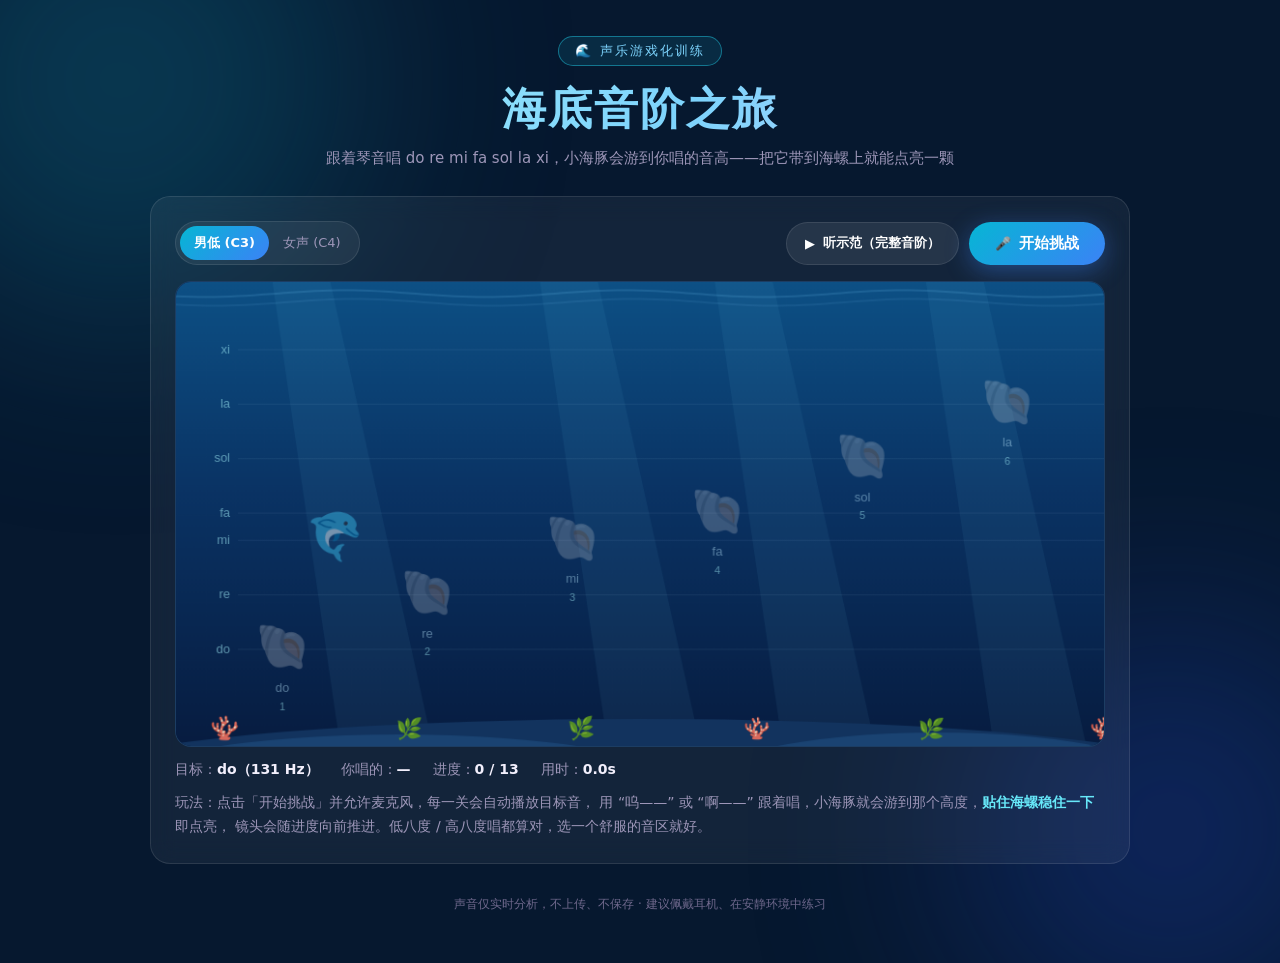
<file: index.html>
<!DOCTYPE html>
<html lang="zh-CN">
<head>
<meta charset="UTF-8">
<meta http-equiv="refresh" content="0; url=static/game.html">
<title>海底音阶之旅</title>
</head>
<body>
<p><a href="static/game.html">进入海底音阶之旅 →</a></p>
</body>
</html>
</file>
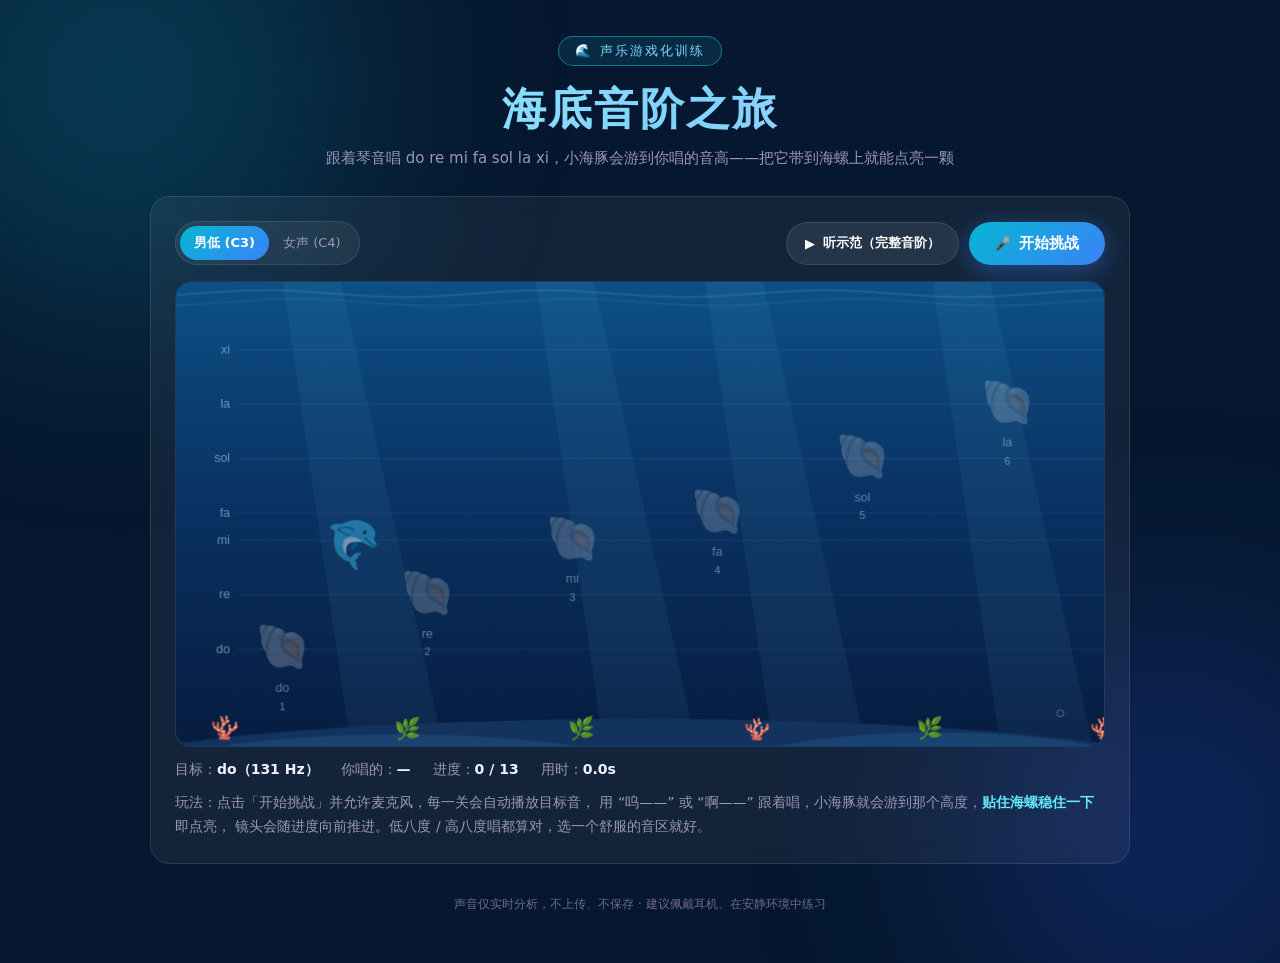
<file: static/game.html>
<!DOCTYPE html>
<html lang="zh-CN">
<head>
<meta charset="UTF-8">
<meta name="viewport" content="width=device-width, initial-scale=1.0, viewport-fit=cover">
<title>海底音阶之旅 · 发声练习小游戏</title>
<link rel="stylesheet" href="style.css?v=5">
<link rel="stylesheet" href="game.css?v=5">
</head>
<body class="ocean">
<div class="bg-glow glow-a"></div>
<div class="bg-glow glow-b"></div>

<main class="wrap wrap-wide">
  <header class="hero">
    <div class="badge">🌊 声乐游戏化训练</div>
    <h1>海底音阶之旅</h1>
    <p class="sub">跟着琴音唱 do re mi fa sol la xi，小海豚会游到你唱的音高——把它带到海螺上就能点亮一颗</p>
  </header>

  <section class="card">
    <div class="game-toolbar">
      <div class="seg" id="keySeg">
        <button class="seg-btn active" data-base="130.81">男低 (C3)</button>
        <button class="seg-btn" data-base="261.63">女声 (C4)</button>
      </div>
      <div class="game-actions">
        <button class="btn btn-ghost btn-sm" id="btnDemo"><span class="ico">▶</span>听示范（完整音阶）</button>
        <button class="btn btn-primary" id="btnPlay"><span class="ico">🎤</span><span id="btnPlayText">开始挑战</span></button>
      </div>
    </div>

    <div class="stage-box">
      <canvas id="stage" width="960" height="480"></canvas>
      <div class="stage-overlay hidden" id="resultOverlay">
        <div class="result-pop">
          <div class="stars" id="stars">★★★</div>
          <h2 id="resultTitle">恭喜完成！</h2>
          <p class="hint" id="resultDetail"></p>
          <div class="report-mini" id="reportMini"></div>
          <div class="preview-actions" style="justify-content:center;margin-top:12px">
            <button class="btn btn-primary" id="btnRetry">↻ 再来一次</button>
          </div>
        </div>
      </div>
    </div>

    <div class="game-status">
      <div class="status-item">目标：<b id="stTarget">—</b></div>
      <div class="status-item">你唱的：<b id="stPitch">—</b></div>
      <div class="status-item">进度：<b id="stProgress">0 / 13</b></div>
      <div class="status-item">用时：<b id="stTime">0.0s</b></div>
    </div>
    <div class="msg hidden" id="msg"></div>
    <p class="hint" style="margin-top:12px">
      玩法：点击「开始挑战」并允许麦克风，每一关会自动播放目标音，
      用 “呜——” 或 “啊——” 跟着唱，小海豚就会游到那个高度，<b>贴住海螺稳住一下</b>即点亮，
      镜头会随进度向前推进。低八度 / 高八度唱都算对，选一个舒服的音区就好。
    </p>
  </section>

  <footer class="foot">声音仅实时分析，不上传、不保存 · 建议佩戴耳机、在安静环境中练习</footer>
</main>

<script src="game.js?v=5"></script>
</body>
</html>
</file>
<file: static/style.css>
/* 哼鸣跟唱智能测评 — 深色音乐主题 */
* { margin: 0; padding: 0; box-sizing: border-box; }

:root {
  --bg: #0d0a1f;
  --card: rgba(255, 255, 255, 0.055);
  --card-border: rgba(255, 255, 255, 0.1);
  --text: #f2effc;
  --muted: #9d96b8;
  --grad: linear-gradient(135deg, #8b5cf6, #ec4899);
  --violet: #8b5cf6;
  --pink: #ec4899;
  --ok: #34d399;
  --warn: #fbbf24;
  --bad: #f87171;
}

html { -webkit-text-size-adjust: 100%; }
body {
  font-family: "PingFang SC", "Microsoft YaHei", "Noto Sans SC", system-ui, sans-serif;
  background: var(--bg);
  color: var(--text);
  min-height: 100vh;
  overflow-x: hidden;
}

/* 背景光晕 */
.bg-glow { position: fixed; border-radius: 50%; filter: blur(110px); opacity: .35; pointer-events: none; z-index: 0; }
.glow-a { width: 480px; height: 480px; background: #6d28d9; top: -160px; left: -120px; }
.glow-b { width: 420px; height: 420px; background: #be185d; bottom: -140px; right: -100px; }

.wrap { position: relative; z-index: 1; max-width: 780px; margin: 0 auto; padding: 36px 20px 48px; }

/* 头部 */
.hero { text-align: center; margin-bottom: 28px; }
.badge {
  display: inline-block; font-size: 13px; letter-spacing: 2px; color: #c4b5fd;
  border: 1px solid rgba(139, 92, 246, .45); border-radius: 999px;
  padding: 5px 16px; margin-bottom: 14px; background: rgba(139, 92, 246, .12);
}
.hero h1 {
  font-size: clamp(30px, 6vw, 44px); font-weight: 800; letter-spacing: 2px;
  background: linear-gradient(120deg, #e9d5ff, #f9a8d4 60%, #fbcfe8);
  -webkit-background-clip: text; background-clip: text; color: transparent;
}
.sub { color: var(--muted); margin-top: 10px; font-size: 15px; }

/* 步骤条 */
.steps { display: flex; justify-content: center; gap: 8px; margin-bottom: 22px; flex-wrap: wrap; }
.step {
  display: flex; align-items: center; gap: 8px; font-size: 14px; color: var(--muted);
  padding: 8px 14px; border-radius: 999px; border: 1px solid transparent; transition: .3s;
}
.step .dot {
  width: 22px; height: 22px; border-radius: 50%; display: grid; place-items: center;
  font-size: 12px; background: rgba(255,255,255,.08); border: 1px solid var(--card-border);
}
.step.active { color: var(--text); border-color: rgba(139,92,246,.5); background: rgba(139,92,246,.12); }
.step.active .dot { background: var(--grad); border: none; }
.step.done .dot { background: var(--ok); border: none; color: #06281c; }

/* 卡片 */
.card {
  background: var(--card); border: 1px solid var(--card-border);
  border-radius: 20px; padding: 24px; margin-bottom: 18px;
  backdrop-filter: blur(12px); -webkit-backdrop-filter: blur(12px);
}
.card h2 {
  font-size: 17px; font-weight: 700; margin-bottom: 10px;
  padding-left: 10px; border-left: 3px solid var(--violet);
}
.hint { color: var(--muted); font-size: 14px; line-height: 1.7; }
.hint b { color: #f9a8d4; }

/* 按钮 */
.btn {
  border: none; cursor: pointer; font-family: inherit; font-size: 15px; font-weight: 600;
  border-radius: 999px; padding: 12px 26px; color: #fff; display: inline-flex;
  align-items: center; gap: 8px; transition: transform .15s, box-shadow .15s, opacity .15s;
}
.btn:active { transform: scale(.96); }
.btn:disabled { opacity: .55; cursor: not-allowed; }
.btn-primary { background: var(--grad); box-shadow: 0 6px 24px rgba(236, 72, 153, .35); }
.btn-primary:hover:not(:disabled) { box-shadow: 0 8px 30px rgba(236, 72, 153, .5); }
.btn-ghost { background: rgba(255,255,255,.08); border: 1px solid var(--card-border); }
.btn-sm { padding: 9px 18px; font-size: 13px; white-space: nowrap; }
.ico { font-size: 13px; }

/* 提示音区 */
.tone-row { display: flex; align-items: center; gap: 14px; margin-top: 16px; flex-wrap: wrap; }
.seg { display: flex; background: rgba(255,255,255,.06); border-radius: 999px; padding: 4px; border: 1px solid var(--card-border); }
.seg-btn {
  border: none; background: transparent; color: var(--muted); font-family: inherit;
  font-size: 13px; padding: 8px 14px; border-radius: 999px; cursor: pointer; transition: .2s;
}
.seg-btn.active { background: var(--grad); color: #fff; font-weight: 600; }

/* 录音可视化 */
.viz { margin: 18px 0 14px; }
#wave {
  width: 100%; height: 110px; display: block; border-radius: 14px;
  background: rgba(0,0,0,.28); border: 1px solid var(--card-border);
}
.vol-track { height: 8px; border-radius: 999px; background: rgba(255,255,255,.08); margin-top: 10px; overflow: hidden; }
.vol-fill { height: 100%; width: 0%; border-radius: 999px; background: var(--grad); transition: width .08s linear; }

.rec-row { display: flex; align-items: center; gap: 18px; flex-wrap: wrap; }
.btn-rec { background: rgba(248, 113, 113, .16); border: 1px solid rgba(248, 113, 113, .5); }
.btn-rec.recording { background: #dc2626; border-color: #dc2626; box-shadow: 0 0 0 0 rgba(220,38,38,.6); animation: pulse 1.6s infinite; }
@keyframes pulse { 70% { box-shadow: 0 0 0 14px rgba(220,38,38,0); } }
.rec-dot { width: 10px; height: 10px; border-radius: 50%; background: #f87171; }
.recording .rec-dot { background: #fff; }
.timer { font-variant-numeric: tabular-nums; font-size: 22px; font-weight: 700; letter-spacing: 1px; color: #f9a8d4; }

.preview { margin-top: 18px; padding-top: 18px; border-top: 1px dashed var(--card-border); }
.preview audio { width: 100%; margin: 12px 0; }
.preview-actions { display: flex; gap: 12px; flex-wrap: wrap; }

.msg { margin-top: 14px; padding: 12px 16px; border-radius: 12px; font-size: 14px; line-height: 1.6;
  background: rgba(248, 113, 113, .12); border: 1px solid rgba(248, 113, 113, .4); color: #fecaca; }

/* 加载 */
.center { text-align: center; }
.spinner {
  width: 44px; height: 44px; margin: 8px auto 16px; border-radius: 50%;
  border: 4px solid rgba(139,92,246,.25); border-top-color: var(--violet);
  animation: spin .9s linear infinite;
}
@keyframes spin { to { transform: rotate(360deg); } }

/* 报告 */
.report-head { display: flex; gap: 26px; align-items: center; }
.ring-box { position: relative; width: 150px; height: 150px; flex: none; }
.ring { width: 100%; height: 100%; transform: rotate(-90deg); }
.ring-bg { fill: none; stroke: rgba(255,255,255,.09); stroke-width: 10; }
.ring-fg {
  fill: none; stroke: url(#scoreGrad); stroke-width: 10; stroke-linecap: round;
  stroke-dasharray: 326.7; stroke-dashoffset: 326.7; transition: stroke-dashoffset 1.2s ease;
}
.ring-num { position: absolute; inset: 0; display: grid; place-items: center; text-align: center; }
.ring-num span { font-size: 40px; font-weight: 800; display: block; }
.ring-num small { color: var(--muted); font-size: 12px; display: block; margin-top: -4px; }

.report-meta { flex: 1; min-width: 0; }
.grade-chip {
  display: inline-block; padding: 6px 18px; border-radius: 999px; font-weight: 700;
  font-size: 15px; background: var(--grad); margin-bottom: 12px;
}
.summary { font-size: 14.5px; line-height: 1.8; color: #d6d0ea; }

.dims { display: grid; grid-template-columns: 1fr 1fr; gap: 14px; margin-bottom: 18px; }
.dim-card { background: var(--card); border: 1px solid var(--card-border); border-radius: 16px; padding: 18px; }
.dim-top { display: flex; justify-content: space-between; align-items: baseline; margin-bottom: 8px; }
.dim-name { font-weight: 700; font-size: 15px; }
.dim-score { font-size: 24px; font-weight: 800; }
.dim-score.ok { color: var(--ok); } .dim-score.warn { color: var(--warn); } .dim-score.bad { color: var(--bad); }
.dim-bar { height: 7px; border-radius: 999px; background: rgba(255,255,255,.08); overflow: hidden; margin: 6px 0 10px; }
.dim-bar i { display: block; height: 100%; border-radius: 999px; background: var(--grad); width: 0; transition: width 1s ease .2s; }
.dim-val { font-size: 12px; color: var(--muted); margin-bottom: 8px; }
.dim-adv { font-size: 13px; line-height: 1.7; color: #cfc9e4; }

.focus-card { border-color: rgba(236,72,153,.45); background: linear-gradient(160deg, rgba(139,92,246,.14), rgba(236,72,153,.1)); }
.focus-tag { display: inline-block; font-size: 13px; font-weight: 700; color: #f9a8d4;
  border: 1px solid rgba(236,72,153,.5); padding: 5px 14px; border-radius: 999px; margin-bottom: 12px; }
.focus-ex { font-size: 14px; line-height: 1.8; color: #e5e0f5; margin-bottom: 16px; }
.course { display: flex; align-items: center; gap: 14px; background: rgba(0,0,0,.25);
  border: 1px solid var(--card-border); border-radius: 14px; padding: 14px 16px; flex-wrap: wrap; }
.course-ico { font-size: 26px; }
.course > div:nth-child(2) { flex: 1; min-width: 180px; }
.course-name { font-size: 14.5px; margin-bottom: 4px; }
.course-name b { color: #f9a8d4; }
.course-desc { font-size: 12.5px; color: var(--muted); line-height: 1.6; }

.foot { text-align: center; color: #6f688c; font-size: 12px; margin-top: 30px; line-height: 1.8; }
.hidden { display: none !important; }

/* 移动端 */
@media (max-width: 640px) {
  .wrap { padding: 24px 14px 40px; }
  .card { padding: 18px; border-radius: 16px; }
  .report-head { flex-direction: column; text-align: center; }
  .dims { grid-template-columns: 1fr; }
  .tone-row { flex-direction: column; align-items: stretch; }
  .tone-row .btn { justify-content: center; }
  .seg { justify-content: center; }
  .preview-actions .btn { flex: 1; justify-content: center; }
  .course { flex-direction: column; text-align: center; }
}
</file>
<file: static/game.css>
/* 海底音阶之旅 — 海洋主题覆盖（在主样式 style.css 基础上） */

.wrap-wide { max-width: 1020px; }

/* 页面氛围：紫粉 → 海洋蓝青 */
body.ocean { background: #06182f; }
body.ocean .glow-a { background: #0e7490; }
body.ocean .glow-b { background: #1e40af; }
body.ocean .badge {
  color: #7dd3fc; border-color: rgba(34, 211, 238, .45);
  background: rgba(34, 211, 238, .1);
}
body.ocean .hero h1 {
  background: linear-gradient(120deg, #a5f3fc, #7dd3fc 55%, #c7d2fe);
  -webkit-background-clip: text; background-clip: text; color: transparent;
}
body.ocean .hint b { color: #67e8f9; }
body.ocean .btn-primary {
  background: linear-gradient(135deg, #06b6d4, #3b82f6);
  box-shadow: 0 6px 24px rgba(59, 130, 246, .4);
}
body.ocean .btn-primary:hover:not(:disabled) { box-shadow: 0 8px 30px rgba(59, 130, 246, .55); }
body.ocean .seg-btn.active { background: linear-gradient(135deg, #06b6d4, #3b82f6); }
body.ocean .timer { color: #7dd3fc; }

.game-toolbar {
  display: flex; justify-content: space-between; align-items: center;
  gap: 14px; flex-wrap: wrap; margin-bottom: 16px;
}
.game-actions { display: flex; gap: 10px; flex-wrap: wrap; }

.stage-box { position: relative; }
#stage {
  width: 100%; display: block; border-radius: 16px;
  background: #071c40;
  border: 1px solid rgba(125, 211, 252, .18);
}

.stage-overlay {
  position: absolute; inset: 0; display: grid; place-items: center;
  background: rgba(6, 20, 45, .8); border-radius: 16px;
  backdrop-filter: blur(6px); -webkit-backdrop-filter: blur(6px);
}
.result-pop { text-align: center; padding: 24px; max-width: 520px; }
.result-pop h2 { font-size: 26px; margin: 6px 0 10px; border: none; padding: 0; }
.result-pop .hint { margin-bottom: 10px; }
.stars { font-size: 42px; letter-spacing: 8px; color: #fbbf24; text-shadow: 0 0 24px rgba(251,191,36,.5); }
.stars .dim { color: rgba(255,255,255,.18); text-shadow: none; }

/* 迷你诊断报告（结算弹窗内） */
.report-mini { text-align: left; margin: 12px 0 0; }
.report-mini .rm-section { margin-bottom: 14px; }
.report-mini .rm-title { font-size: 13px; font-weight: 700; color: #7dd3fc; margin-bottom: 6px; letter-spacing: 1px; }
.report-mini .rm-row { display: flex; justify-content: space-between; font-size: 13px; line-height: 1.8; color: #b0c8e0; padding: 2px 0; }
.report-mini .rm-row b { color: #e2e8f0; }
.report-mini .rm-tag { display: inline-block; padding: 2px 10px; border-radius: 999px; font-size: 11px; font-weight: 700; }
.rm-tag.good { background: rgba(52,211,153,.2); color: #34d399; }
.rm-tag.ok   { background: rgba(125,211,252,.2); color: #7dd3fc; }
.rm-tag.warn { background: rgba(251,191,36,.2); color: #fbbf24; }
.report-mini .rm-advice { font-size: 13px; line-height: 1.8; color: #cfc9e4; margin-top: 4px; padding: 10px 14px; background: rgba(125,211,252,.06); border-radius: 10px; border: 1px solid rgba(125,211,252,.15); }

.game-status {
  display: flex; gap: 10px 22px; flex-wrap: wrap; margin-top: 14px;
  font-size: 14px; color: var(--muted);
}
.status-item b { color: var(--text); font-variant-numeric: tabular-nums; }
.status-item b.on { color: var(--ok); }

.foot-link { color: #7dd3fc; text-decoration: none; }
.foot-link:hover { text-decoration: underline; }

@media (max-width: 640px) {
  .game-toolbar { flex-direction: column; align-items: stretch; }
  .game-actions { justify-content: center; }
  .game-actions .btn { flex: 1; justify-content: center; }
  .stars { font-size: 34px; }
}
</file>
